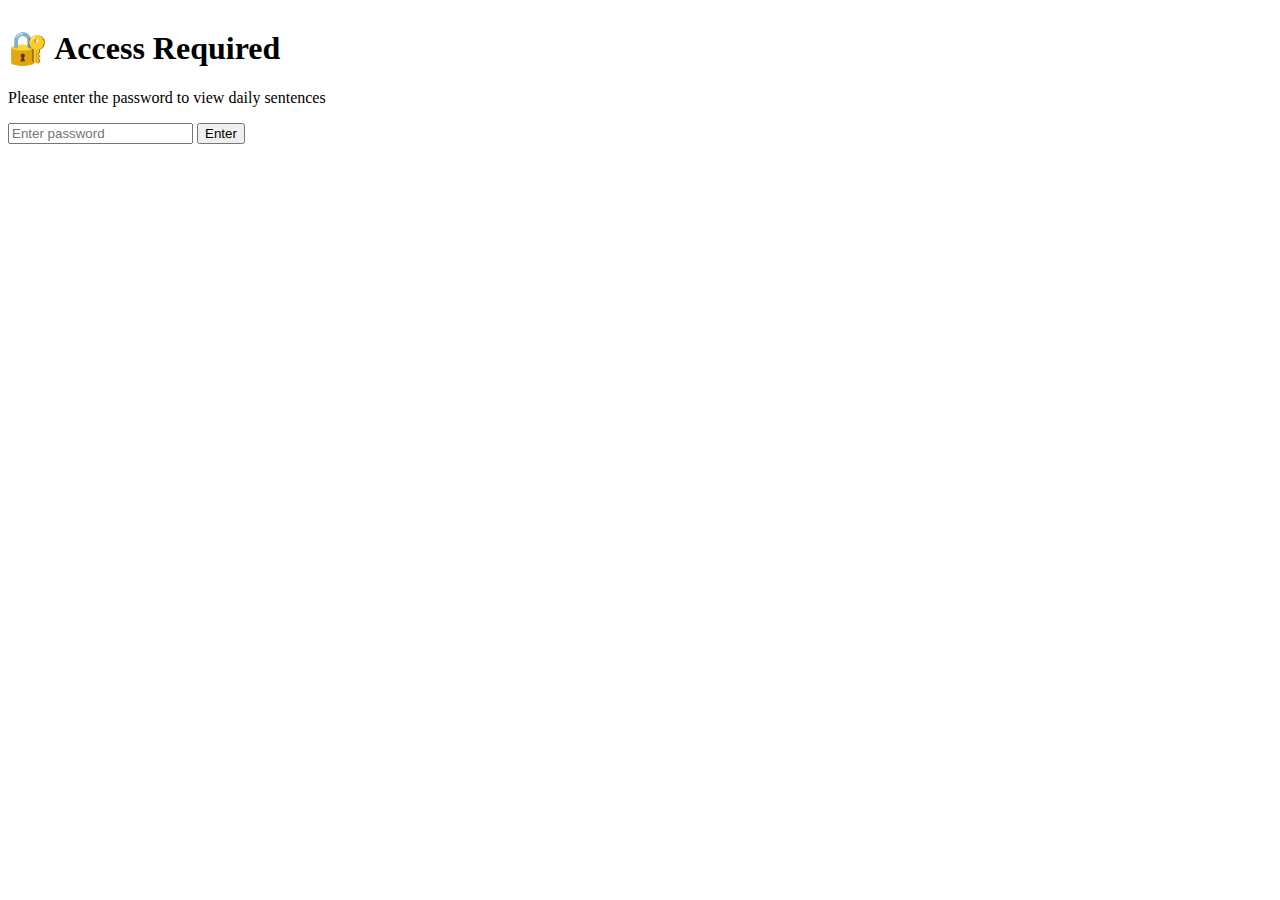
<file: index.html>
<!DOCTYPE html>
<html lang="en">
<head>
    <meta charset="UTF-8">
    <meta name="viewport" content="width=device-width, initial-scale=1.0">
    <title>Daily Sentences - Login Required</title>
    <link rel="stylesheet" href="style.css">
</head>
<body>
    <!-- Login Screen -->
    <div class="login-container" id="login-screen">
        <div class="login-card">
            <h1>🔐 Access Required</h1>
            <p>Please enter the password to view daily sentences</p>
            <form id="login-form">
                <input type="password" id="password-input" placeholder="Enter password" required>
                <button type="submit">Enter</button>
            </form>
            <p class="error-message" id="error-message"></p>
        </div>
    </div>

    <!-- Main Content (hidden initially) -->
    <div class="container" id="main-content" style="display: none;">
        <header>
            <h1>Daily Sentence</h1>
            <p class="date" id="current-date"></p>
            <button class="logout-btn" id="logout-btn">Logout</button>
        </header>
        
        <main>
            <div class="sentence-card">
                <p class="sentence" id="daily-sentence">Loading today's sentence...</p>
            </div>
            
            <div class="info">
                <p>Come back tomorrow for a new sentence!</p>
            </div>
        </main>
        
        <footer>
            <p>&copy; 2025 Daily Sentences</p>
        </footer>
    </div>

    <script>
        // Configuration
        const PASSWORD = "dailyquote2025"; // Change this to your desired password
        const SESSION_KEY = "daily_sentences_auth";

        // Array of sentences that will rotate daily
        const sentences = [
            "The best time to plant a tree was 20 years ago. The second best time is now.",
            "Life is what happens to you while you're busy making other plans.",
            "The only way to do great work is to love what you do.",
            "In the middle of difficulty lies opportunity.",
            "Success is not final, failure is not fatal: it is the courage to continue that counts.",
            "The future belongs to those who believe in the beauty of their dreams.",
            "It is during our darkest moments that we must focus to see the light.",
            "Don't watch the clock; do what it does. Keep going.",
            "The only impossible journey is the one you never begin.",
            "Happiness is not something ready made. It comes from your own actions.",
            "The way to get started is to quit talking and begin doing.",
            "Innovation distinguishes between a leader and a follower.",
            "Your limitation—it's only your imagination.",
            "Push yourself, because no one else is going to do it for you.",
            "Great things never come from comfort zones.",
            "Dream it. Wish it. Do it.",
            "Success doesn't just find you. You have to go out and get it.",
            "The harder you work for something, the greater you'll feel when you achieve it.",
            "Dream bigger. Do bigger.",
            "Don't stop when you're tired. Stop when you're done.",
            "Wake up with determination. Go to bed with satisfaction.",
            "Do something today that your future self will thank you for.",
            "Little things make big days.",
            "It's going to be hard, but hard does not mean impossible.",
            "Don't wait for opportunity. Create it.",
            "Sometimes we're tested not to show our weaknesses, but to discover our strengths.",
            "The key to success is to focus on goals, not obstacles.",
            "Dream it. Believe it. Build it.",
            "What lies behind us and what lies before us are tiny matters compared to what lies within us.",
            "The only person you are destined to become is the person you decide to be.",
            "Believe you can and you're halfway there."
        ];

        // Authentication functions
        function checkAuth() {
            const authData = sessionStorage.getItem(SESSION_KEY);
            if (authData) {
                const { timestamp, authenticated } = JSON.parse(authData);
                const now = new Date().getTime();
                const hoursPassed = (now - timestamp) / (1000 * 60 * 60);
                
                // Session expires after 24 hours
                if (authenticated && hoursPassed < 24) {
                    return true;
                }
            }
            return false;
        }

        function authenticate(password) {
            if (password === PASSWORD) {
                const authData = {
                    authenticated: true,
                    timestamp: new Date().getTime()
                };
                sessionStorage.setItem(SESSION_KEY, JSON.stringify(authData));
                return true;
            }
            return false;
        }

        function logout() {
            sessionStorage.removeItem(SESSION_KEY);
            showLoginScreen();
        }

        function showMainContent() {
            document.getElementById('login-screen').style.display = 'none';
            document.getElementById('main-content').style.display = 'block';
            initializeDailySentence();
        }

        function showLoginScreen() {
            document.getElementById('login-screen').style.display = 'flex';
            document.getElementById('main-content').style.display = 'none';
            document.getElementById('password-input').value = '';
            document.getElementById('error-message').textContent = '';
        }

        // Function to get sentence based on day of year
        function getDailySentence() {
            const now = new Date();
            const start = new Date(now.getFullYear(), 0, 0);
            const diff = now - start;
            const dayOfYear = Math.floor(diff / (1000 * 60 * 60 * 24));
            
            // Use day of year to pick sentence (cycles through array)
            const sentenceIndex = dayOfYear % sentences.length;
            return sentences[sentenceIndex];
        }

        // Function to format date
        function formatDate() {
            const options = { 
                weekday: 'long', 
                year: 'numeric', 
                month: 'long', 
                day: 'numeric' 
            };
            return new Date().toLocaleDateString('en-US', options);
        }

        // Initialize the main content
        function initializeDailySentence() {
            document.getElementById('current-date').textContent = formatDate();
            document.getElementById('daily-sentence').textContent = getDailySentence();
        }

        // Event listeners
        document.getElementById('login-form').addEventListener('submit', function(e) {
            e.preventDefault();
            const password = document.getElementById('password-input').value;
            
            if (authenticate(password)) {
                showMainContent();
            } else {
                document.getElementById('error-message').textContent = 'Incorrect password. Please try again.';
                document.getElementById('password-input').value = '';
                
                // Add shake animation to login card
                const loginCard = document.querySelector('.login-card');
                loginCard.style.animation = 'shake 0.5s ease-in-out';
                setTimeout(() => {
                    loginCard.style.animation = '';
                }, 500);
            }
        });

        document.getElementById('logout-btn').addEventListener('click', logout);

        // Initialize the page
        window.addEventListener('load', function() {
            if (checkAuth()) {
                showMainContent();
            } else {
                showLoginScreen();
            }
        });

        // Auto-logout when tab becomes visible after long period
        document.addEventListener('visibilitychange', function() {
            if (!document.hidden && !checkAuth()) {
                logout();
            }
        });
    </script>
</body>
</html>
</file>
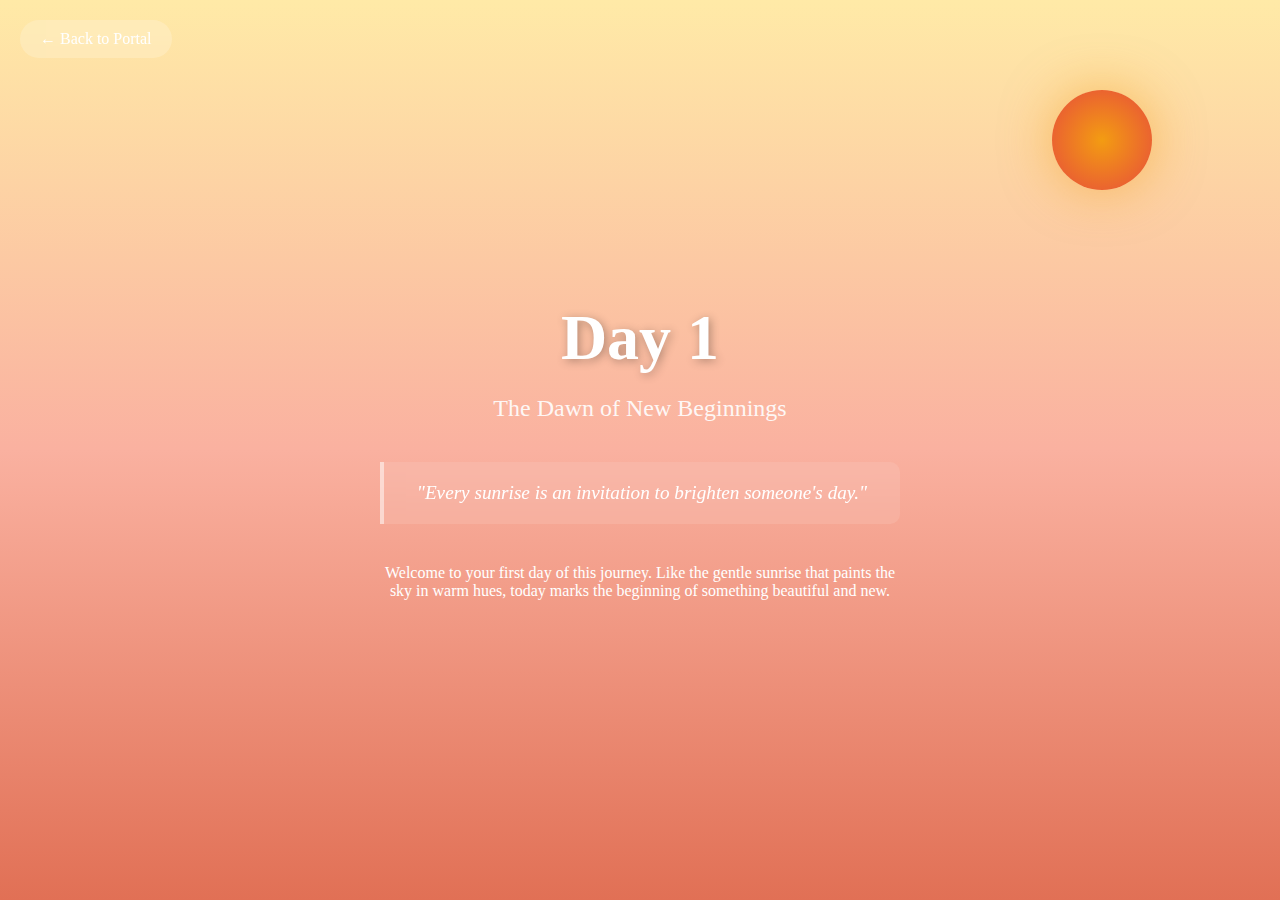
<file: 1.html>
<!DOCTYPE html>
<html lang="en">
<head>
    <meta charset="UTF-8">
    <meta name="viewport" content="width=device-width, initial-scale=1.0">
    <title>Day 1 - Minimalist Dawn</title>
    <style>
        * {
            margin: 0;
            padding: 0;
            box-sizing: border-box;
        }

        body {
            font-family: 'Georgia', serif;
            background: linear-gradient(to bottom, #ffeaa7, #fab1a0, #e17055);
            min-height: 100vh;
            display: flex;
            align-items: center;
            justify-content: center;
            animation: sunrise 10s ease-in-out infinite alternate;
        }

        @keyframes sunrise {
            0% { background: linear-gradient(to bottom, #2d3436, #636e72, #fab1a0); }
            100% { background: linear-gradient(to bottom, #ffeaa7, #fab1a0, #e17055); }
        }

        .container {
            text-align: center;
            color: white;
            max-width: 600px;
            padding: 40px;
        }

        h1 {
            font-size: 4em;
            margin-bottom: 20px;
            text-shadow: 2px 2px 10px rgba(0, 0, 0, 0.3);
            animation: glow 3s ease-in-out infinite alternate;
        }

        @keyframes glow {
            0% { text-shadow: 2px 2px 10px rgba(0, 0, 0, 0.3); }
            100% { text-shadow: 2px 2px 20px rgba(255, 255, 255, 0.5); }
        }

        .subtitle {
            font-size: 1.5em;
            margin-bottom: 40px;
            opacity: 0.9;
        }

        .quote {
            font-size: 1.2em;
            font-style: italic;
            margin: 40px 0;
            padding: 20px;
            border-left: 4px solid rgba(255, 255, 255, 0.5);
            background: rgba(255, 255, 255, 0.1);
            backdrop-filter: blur(10px);
            border-radius: 0 10px 10px 0;
        }

        .back-link {
            position: fixed;
            top: 20px;
            left: 20px;
            color: white;
            text-decoration: none;
            padding: 10px 20px;
            background: rgba(255, 255, 255, 0.2);
            border-radius: 20px;
            backdrop-filter: blur(10px);
            transition: all 0.3s ease;
        }

        .back-link:hover {
            background: rgba(255, 255, 255, 0.3);
            transform: scale(1.05);
        }

        .sun {
            position: fixed;
            top: 10%;
            right: 10%;
            width: 100px;
            height: 100px;
            background: radial-gradient(circle, #f39c12, #e74c3c);
            border-radius: 50%;
            box-shadow: 0 0 50px rgba(243, 156, 18, 0.5);
            animation: rotate 20s linear infinite;
        }

        @keyframes rotate {
            0% { transform: rotate(0deg); }
            100% { transform: rotate(360deg); }
        }
    </style>
</head>
<body>
    <a href="index.html" class="back-link">← Back to Portal</a>
    
    <div class="sun"></div>
    
    <div class="container">
        <h1>Day 1</h1>
        <p class="subtitle">The Dawn of New Beginnings</p>
        
        <div class="quote">
            "Every sunrise is an invitation to brighten someone's day."
        </div>
        
        <p>Welcome to your first day of this journey. Like the gentle sunrise that paints the sky in warm hues, today marks the beginning of something beautiful and new.</p>
    </div>
</body>
</html>
</file>
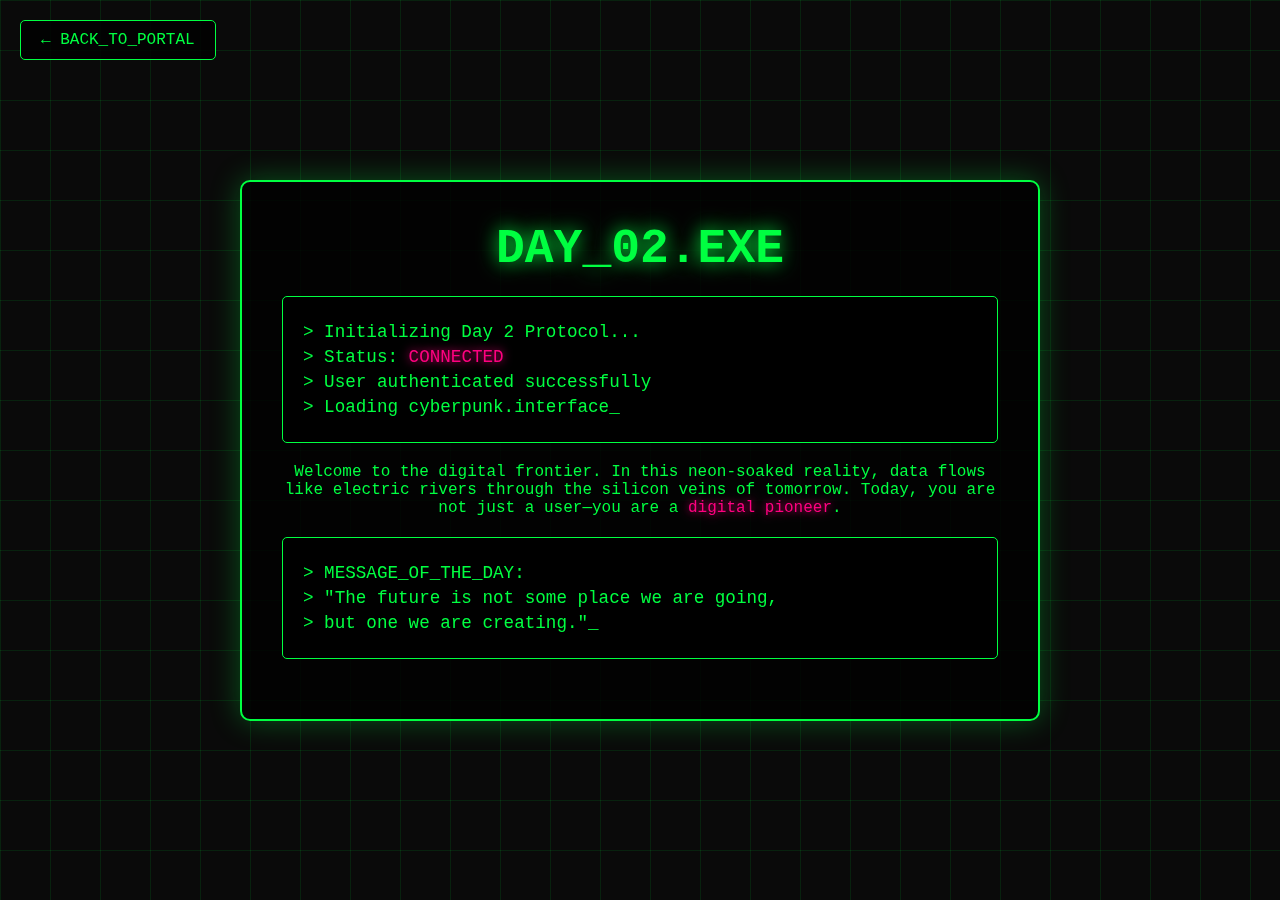
<file: 2.html>
<!DOCTYPE html>
<html lang="en">
<head>
    <meta charset="UTF-8">
    <meta name="viewport" content="width=device-width, initial-scale=1.0">
    <title>Day 2 - Neon Cyberpunk</title>
    <style>
        * {
            margin: 0;
            padding: 0;
            box-sizing: border-box;
        }

        body {
            font-family: 'Courier New', monospace;
            background: #0a0a0a;
            color: #00ff41;
            min-height: 100vh;
            overflow: hidden;
            position: relative;
        }

        .grid {
            position: fixed;
            top: 0;
            left: 0;
            width: 100%;
            height: 100%;
            background-image: 
                linear-gradient(rgba(0, 255, 65, 0.1) 1px, transparent 1px),
                linear-gradient(90deg, rgba(0, 255, 65, 0.1) 1px, transparent 1px);
            background-size: 50px 50px;
            animation: gridMove 10s linear infinite;
        }

        @keyframes gridMove {
            0% { transform: translate(0, 0); }
            100% { transform: translate(50px, 50px); }
        }

        .container {
            position: relative;
            z-index: 10;
            display: flex;
            align-items: center;
            justify-content: center;
            min-height: 100vh;
            padding: 40px;
        }

        .content {
            text-align: center;
            max-width: 800px;
            background: rgba(0, 0, 0, 0.8);
            border: 2px solid #00ff41;
            border-radius: 10px;
            padding: 40px;
            box-shadow: 0 0 30px rgba(0, 255, 65, 0.3);
            animation: pulse 2s ease-in-out infinite alternate;
        }

        @keyframes pulse {
            0% { box-shadow: 0 0 30px rgba(0, 255, 65, 0.3); }
            100% { box-shadow: 0 0 50px rgba(0, 255, 65, 0.6); }
        }

        h1 {
            font-size: 3em;
            margin-bottom: 20px;
            text-shadow: 0 0 20px #00ff41;
            animation: glitch 3s ease-in-out infinite;
        }

        @keyframes glitch {
            0%, 100% { transform: translate(0); }
            10% { transform: translate(-2px, 2px); color: #ff0080; }
            20% { transform: translate(2px, -2px); color: #0080ff; }
            30% { transform: translate(-2px, -2px); color: #00ff41; }
        }

        .terminal {
            background: #000;
            border: 1px solid #00ff41;
            border-radius: 5px;
            padding: 20px;
            margin: 20px 0;
            text-align: left;
            font-size: 1.1em;
        }

        .terminal-line {
            margin: 5px 0;
            animation: typewriter 3s steps(30) infinite;
        }

        @keyframes typewriter {
            0% { width: 0; }
            100% { width: 100%; }
        }

        .cursor {
            animation: blink 1s step-end infinite;
        }

        @keyframes blink {
            0%, 50% { opacity: 1; }
            51%, 100% { opacity: 0; }
        }

        .back-link {
            position: fixed;
            top: 20px;
            left: 20px;
            color: #00ff41;
            text-decoration: none;
            padding: 10px 20px;
            border: 1px solid #00ff41;
            border-radius: 5px;
            background: rgba(0, 0, 0, 0.8);
            transition: all 0.3s ease;
            z-index: 20;
        }

        .back-link:hover {
            background: rgba(0, 255, 65, 0.1);
            box-shadow: 0 0 15px rgba(0, 255, 65, 0.5);
        }

        .neon-text {
            color: #ff0080;
            text-shadow: 0 0 10px #ff0080;
        }
    </style>
</head>
<body>
    <div class="grid"></div>
    
    <a href="index.html" class="back-link">← BACK_TO_PORTAL</a>
    
    <div class="container">
        <div class="content">
            <h1>DAY_02.EXE</h1>
            
            <div class="terminal">
                <div class="terminal-line">> Initializing Day 2 Protocol...</div>
                <div class="terminal-line">> Status: <span class="neon-text">CONNECTED</span></div>
                <div class="terminal-line">> User authenticated successfully</div>
                <div class="terminal-line">> Loading cyberpunk.interface<span class="cursor">_</span></div>
            </div>
            
            <p>Welcome to the digital frontier. In this neon-soaked reality, data flows like electric rivers through the silicon veins of tomorrow. Today, you are not just a user—you are a <span class="neon-text">digital pioneer</span>.</p>
            
            <div class="terminal">
                <div class="terminal-line">> MESSAGE_OF_THE_DAY:</div>
                <div class="terminal-line">> "The future is not some place we are going,</div>
                <div class="terminal-line">> but one we are creating."<span class="cursor">_</span></div>
            </div>
        </div>
    </div>
</body>
</html>
</file>
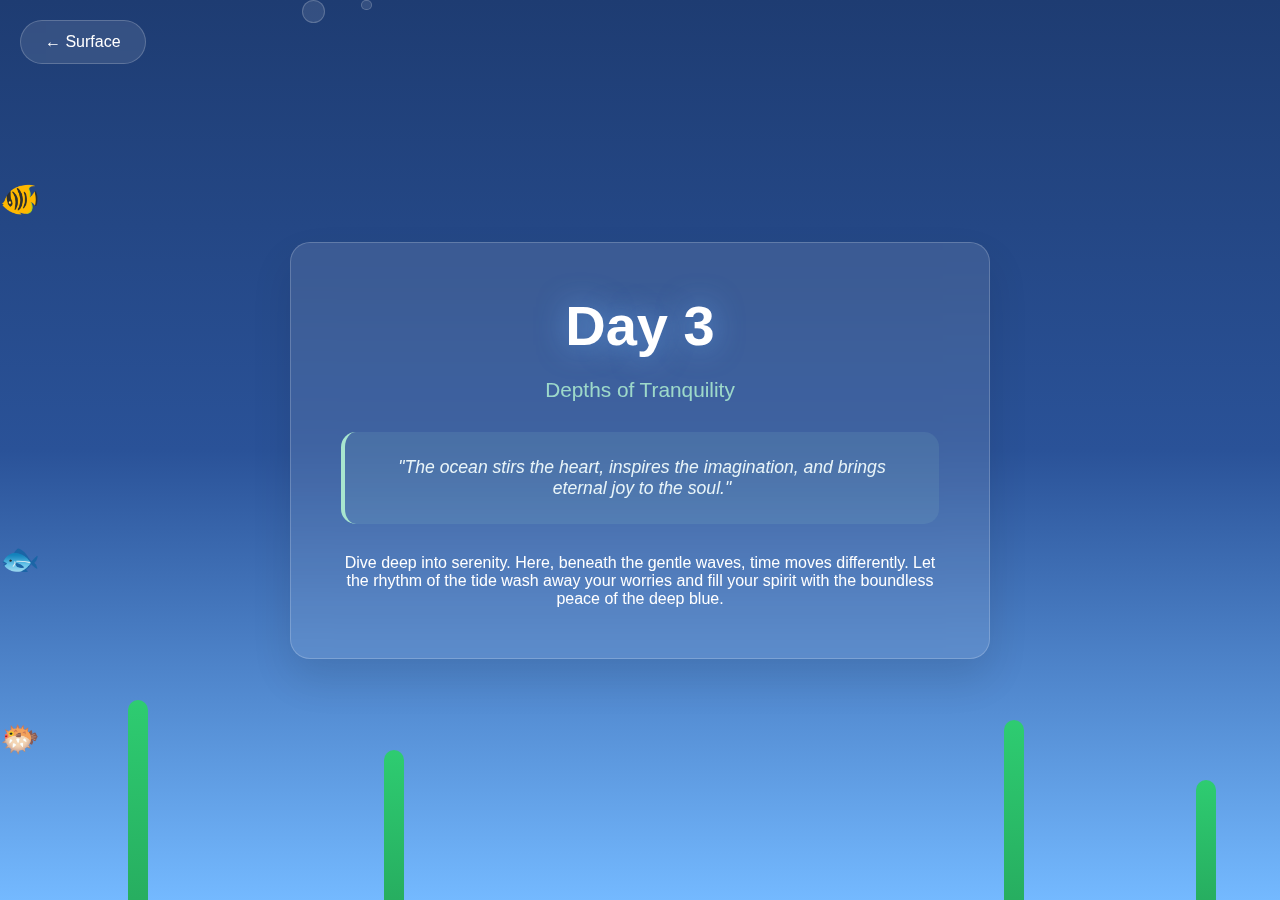
<file: 3.html>
<!DOCTYPE html>
<html lang="en">
<head>
    <meta charset="UTF-8">
    <meta name="viewport" content="width=device-width, initial-scale=1.0">
    <title>Day 3 - Underwater Serenity</title>
    <style>
        * {
            margin: 0;
            padding: 0;
            box-sizing: border-box;
        }

        body {
            font-family: 'Trebuchet MS', sans-serif;
            background: linear-gradient(180deg, #1e3c72 0%, #2a5298 50%, #74b9ff 100%);
            min-height: 100vh;
            overflow: hidden;
            position: relative;
        }

        .bubbles {
            position: fixed;
            top: 0;
            left: 0;
            width: 100%;
            height: 100%;
            pointer-events: none;
            z-index: 1;
        }

        .bubble {
            position: absolute;
            background: rgba(255, 255, 255, 0.1);
            border: 1px solid rgba(255, 255, 255, 0.2);
            border-radius: 50%;
            animation: float-up 8s infinite linear;
        }

        @keyframes float-up {
            0% {
                transform: translateY(100vh) scale(0);
                opacity: 0;
            }
            10% {
                opacity: 1;
            }
            90% {
                opacity: 1;
            }
            100% {
                transform: translateY(-100px) scale(1);
                opacity: 0;
            }
        }

        .container {
            position: relative;
            z-index: 10;
            display: flex;
            align-items: center;
            justify-content: center;
            min-height: 100vh;
            padding: 40px;
        }

        .content {
            text-align: center;
            color: white;
            max-width: 700px;
            background: rgba(255, 255, 255, 0.1);
            backdrop-filter: blur(20px);
            border-radius: 20px;
            padding: 50px;
            border: 1px solid rgba(255, 255, 255, 0.2);
            box-shadow: 0 20px 40px rgba(0, 0, 0, 0.1);
            animation: gentle-sway 6s ease-in-out infinite;
        }

        @keyframes gentle-sway {
            0%, 100% { transform: translateY(0px) rotate(0deg); }
            33% { transform: translateY(-5px) rotate(0.5deg); }
            66% { transform: translateY(5px) rotate(-0.5deg); }
        }

        h1 {
            font-size: 3.5em;
            margin-bottom: 20px;
            text-shadow: 0 0 30px rgba(116, 185, 255, 0.6);
            animation: wave-text 4s ease-in-out infinite;
        }

        @keyframes wave-text {
            0%, 100% { transform: translateY(0px); }
            50% { transform: translateY(-10px); }
        }

        .subtitle {
            font-size: 1.3em;
            margin-bottom: 30px;
            opacity: 0.9;
            color: #a8e6cf;
        }

        .ocean-quote {
            font-size: 1.1em;
            font-style: italic;
            margin: 30px 0;
            padding: 25px;
            background: rgba(168, 230, 207, 0.1);
            border-radius: 15px;
            border-left: 4px solid #a8e6cf;
            color: #e8f4f8;
        }

        .back-link {
            position: fixed;
            top: 20px;
            left: 20px;
            color: white;
            text-decoration: none;
            padding: 12px 24px;
            background: rgba(255, 255, 255, 0.1);
            border-radius: 25px;
            backdrop-filter: blur(10px);
            border: 1px solid rgba(255, 255, 255, 0.2);
            transition: all 0.3s ease;
            z-index: 20;
        }

        .back-link:hover {
            background: rgba(255, 255, 255, 0.2);
            transform: translateY(-2px);
            box-shadow: 0 5px 15px rgba(0, 0, 0, 0.2);
        }

        .fish {
            position: fixed;
            font-size: 2em;
            animation: swim 15s infinite linear;
            z-index: 5;
        }

        .fish1 {
            top: 20%;
            animation-delay: 0s;
        }

        .fish2 {
            top: 60%;
            animation-delay: -7s;
        }

        .fish3 {
            top: 80%;
            animation-delay: -12s;
        }

        @keyframes swim {
            0% {
                left: -100px;
                transform: scaleX(1);
            }
            45% {
                left: 50%;
                transform: scaleX(1);
            }
            50% {
                left: 50%;
                transform: scaleX(-1);
            }
            100% {
                left: calc(100% + 100px);
                transform: scaleX(-1);
            }
        }

        .seaweed {
            position: fixed;
            bottom: 0;
            width: 20px;
            height: 200px;
            background: linear-gradient(to top, #27ae60, #2ecc71);
            border-radius: 10px 10px 0 0;
            animation: sway 4s ease-in-out infinite;
            z-index: 1;
        }

        .seaweed1 { left: 10%; animation-delay: 0s; }
        .seaweed2 { left: 30%; animation-delay: 1s; height: 150px; }
        .seaweed3 { right: 20%; animation-delay: 2s; height: 180px; }
        .seaweed4 { right: 5%; animation-delay: 0.5s; height: 120px; }

        @keyframes sway {
            0%, 100% { transform: rotate(0deg); }
            50% { transform: rotate(3deg); }
        }
    </style>
</head>
<body>
    <div class="bubbles"></div>
    <div class="seaweed seaweed1"></div>
    <div class="seaweed seaweed2"></div>
    <div class="seaweed seaweed3"></div>
    <div class="seaweed seaweed4"></div>
    
    <div class="fish fish1">🐠</div>
    <div class="fish fish2">🐟</div>
    <div class="fish fish3">🐡</div>
    
    <a href="index.html" class="back-link">← Surface</a>
    
    <div class="container">
        <div class="content">
            <h1>Day 3</h1>
            <p class="subtitle">Depths of Tranquility</p>
            
            <div class="ocean-quote">
                "The ocean stirs the heart, inspires the imagination, and brings eternal joy to the soul."
            </div>
            
            <p>Dive deep into serenity. Here, beneath the gentle waves, time moves differently. Let the rhythm of the tide wash away your worries and fill your spirit with the boundless peace of the deep blue.</p>
        </div>
    </div>

    <script>
        // Create floating bubbles
        function createBubbles() {
            const bubblesContainer = document.querySelector('.bubbles');
            
            setInterval(() => {
                const bubble = document.createElement('div');
                bubble.className = 'bubble';
                
                const size = Math.random() * 60 + 10;
                bubble.style.width = size + 'px';
                bubble.style.height = size + 'px';
                bubble.style.left = Math.random() * 100 + '%';
                bubble.style.animationDuration = (Math.random() * 6 + 4) + 's';
                bubble.style.animationDelay = Math.random() * 2 + 's';
                
                bubblesContainer.appendChild(bubble);
                
                // Remove bubble after animation
                setTimeout(() => {
                    bubble.remove();
                }, 10000);
            }, 300);
        }

        document.addEventListener('DOMContentLoaded', createBubbles);
    </script>
</body>
</html>
</file>
<file: style.css>

</file>
